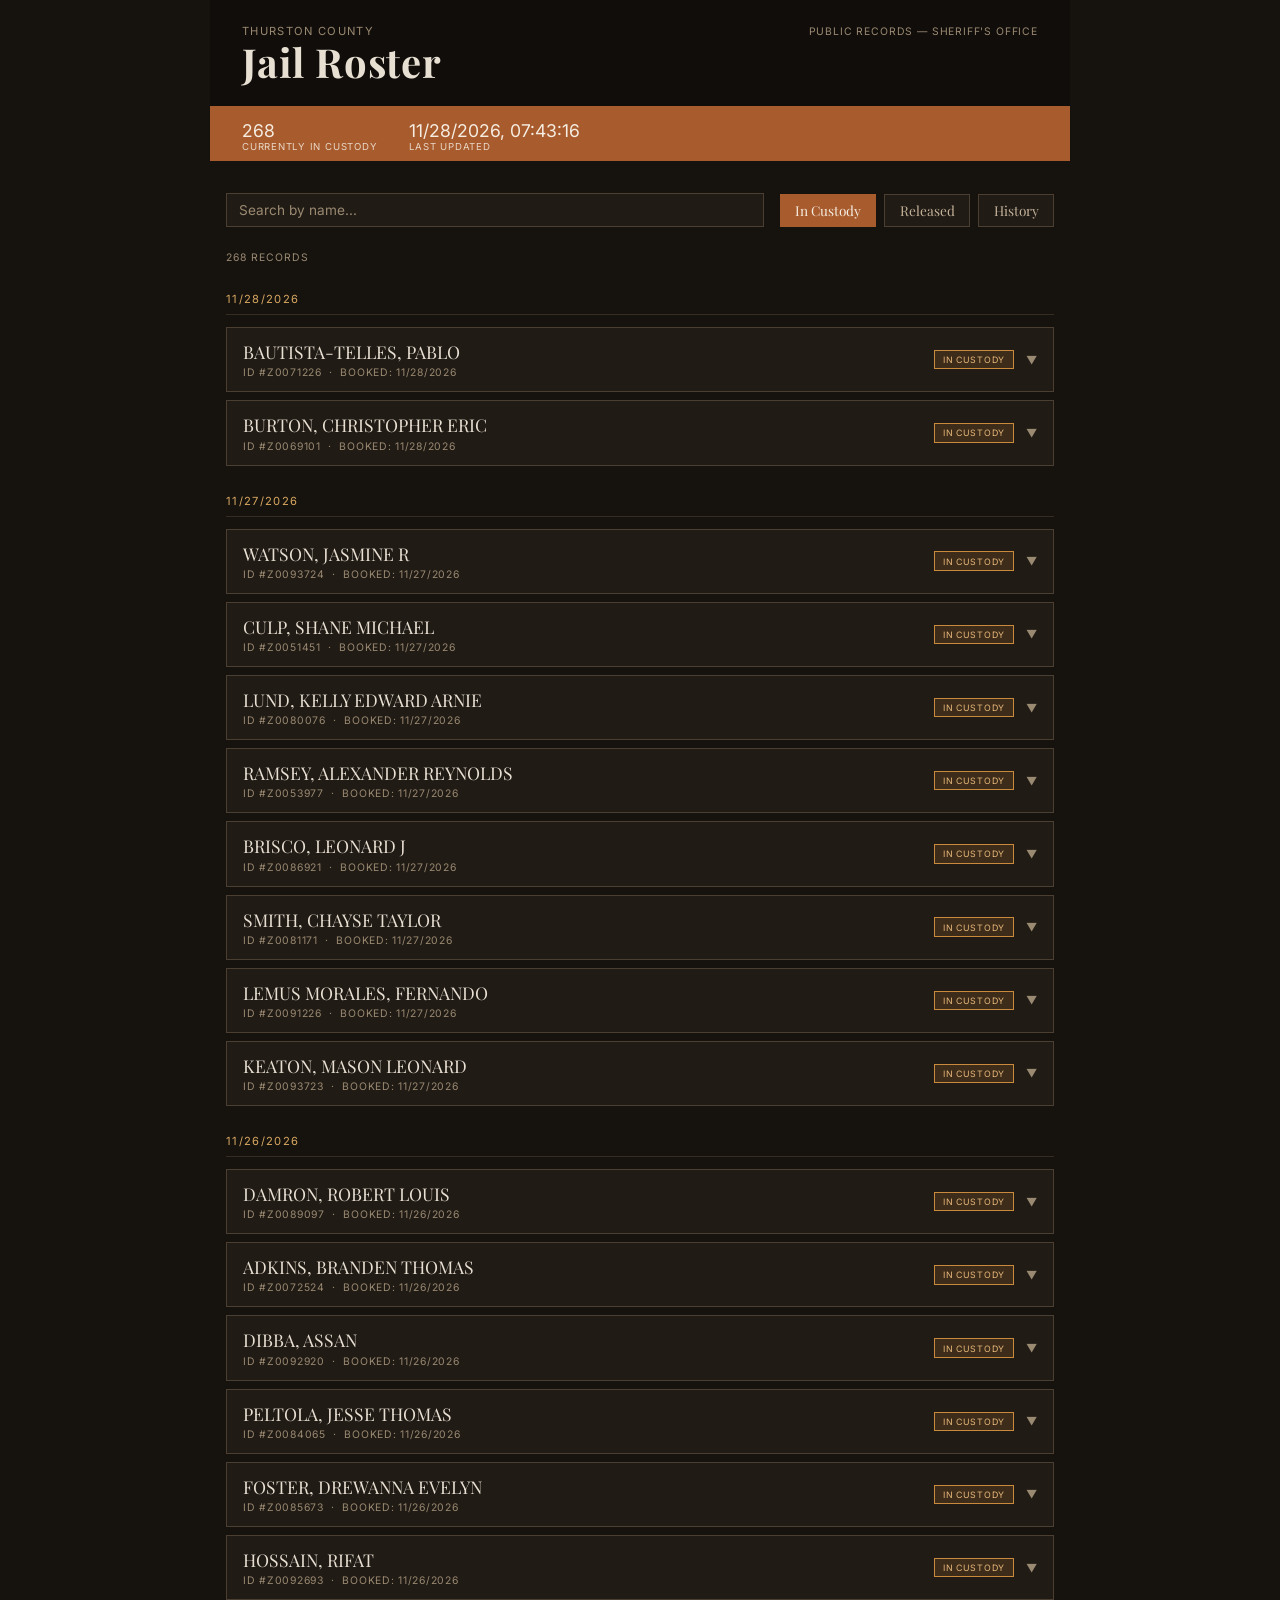
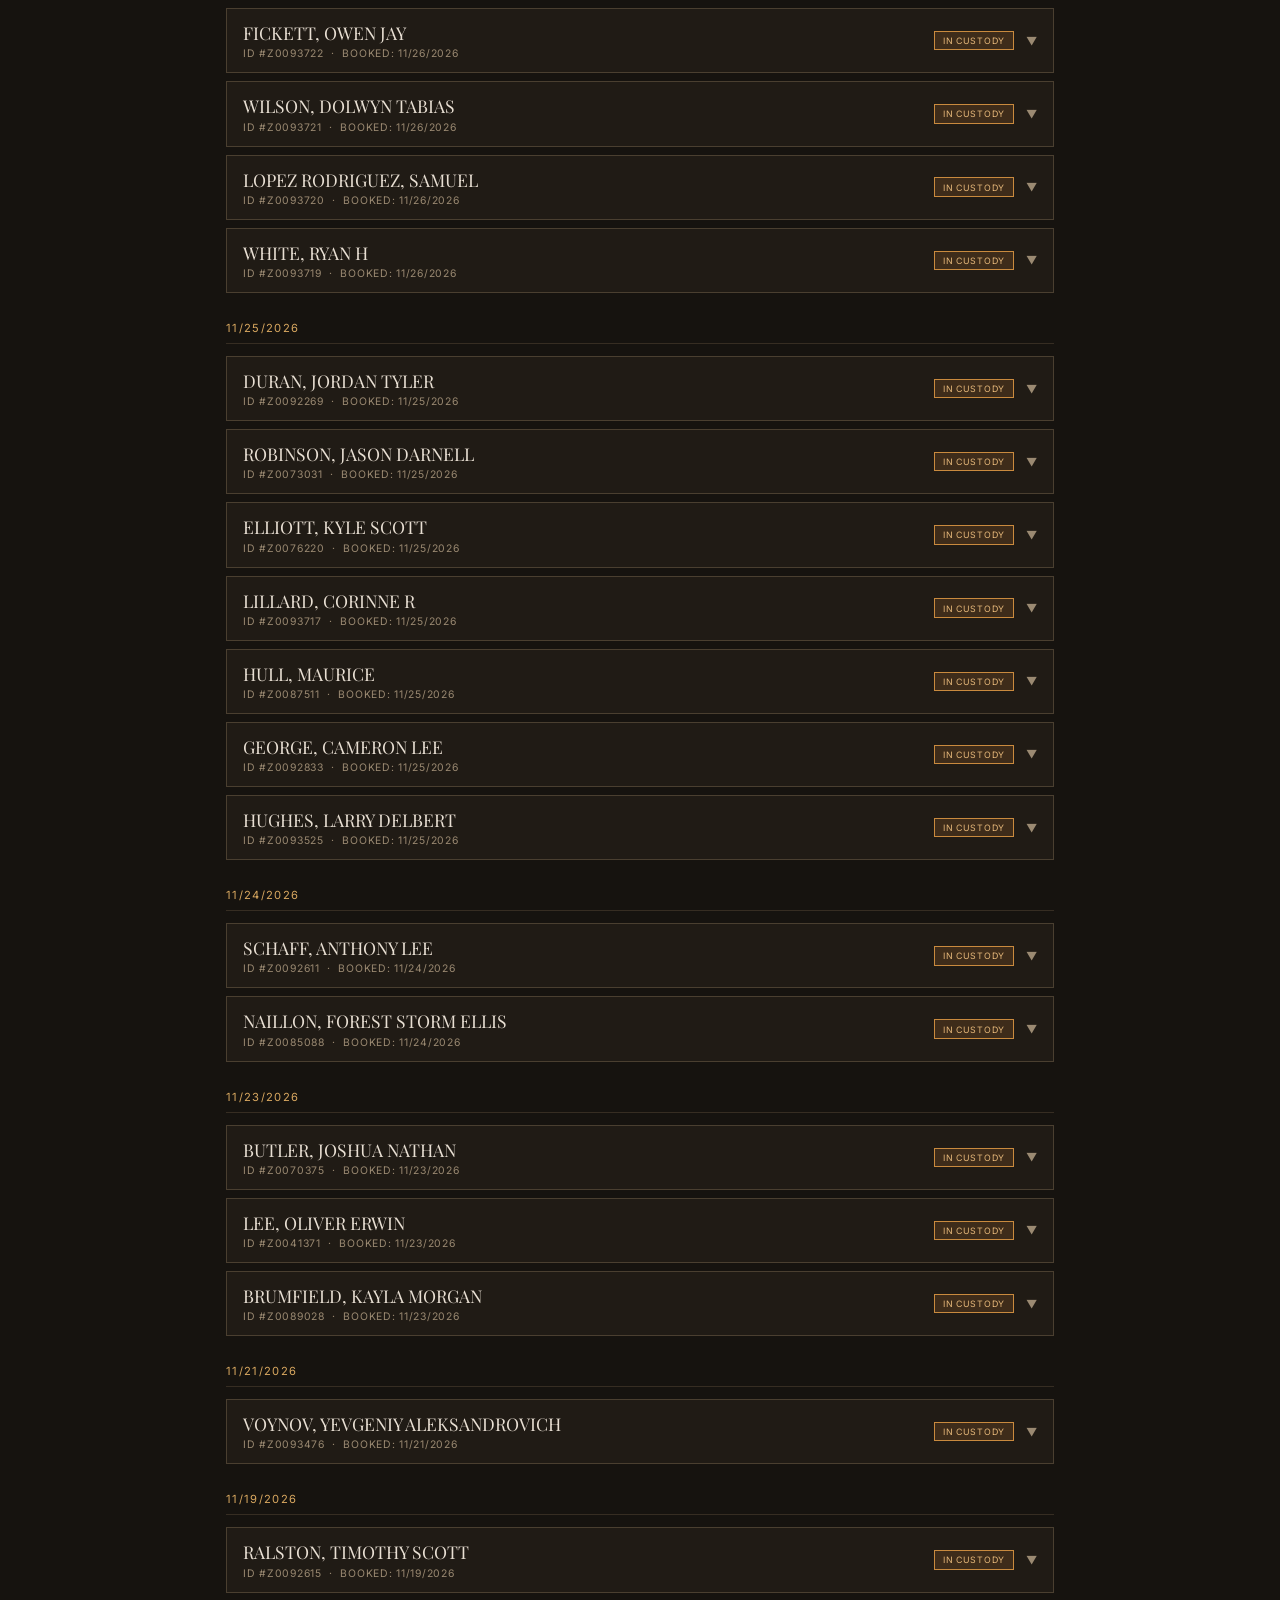
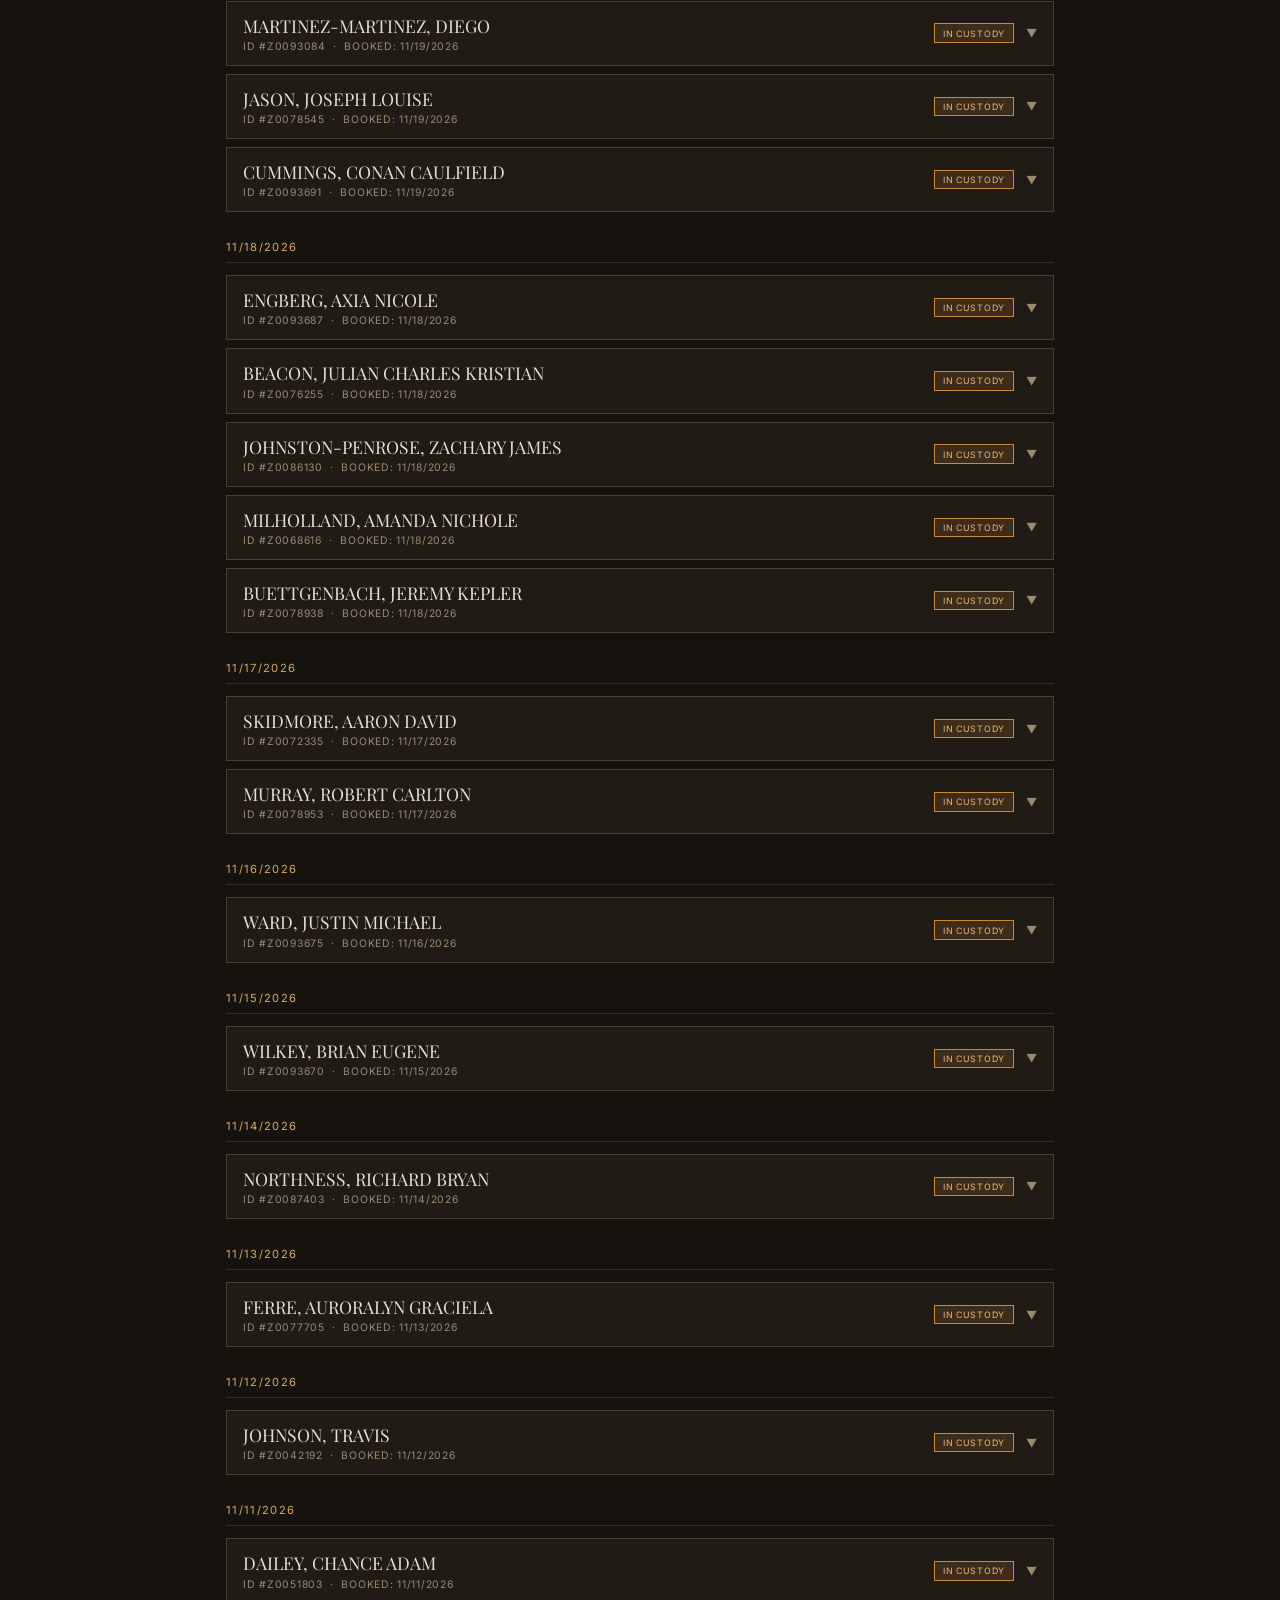
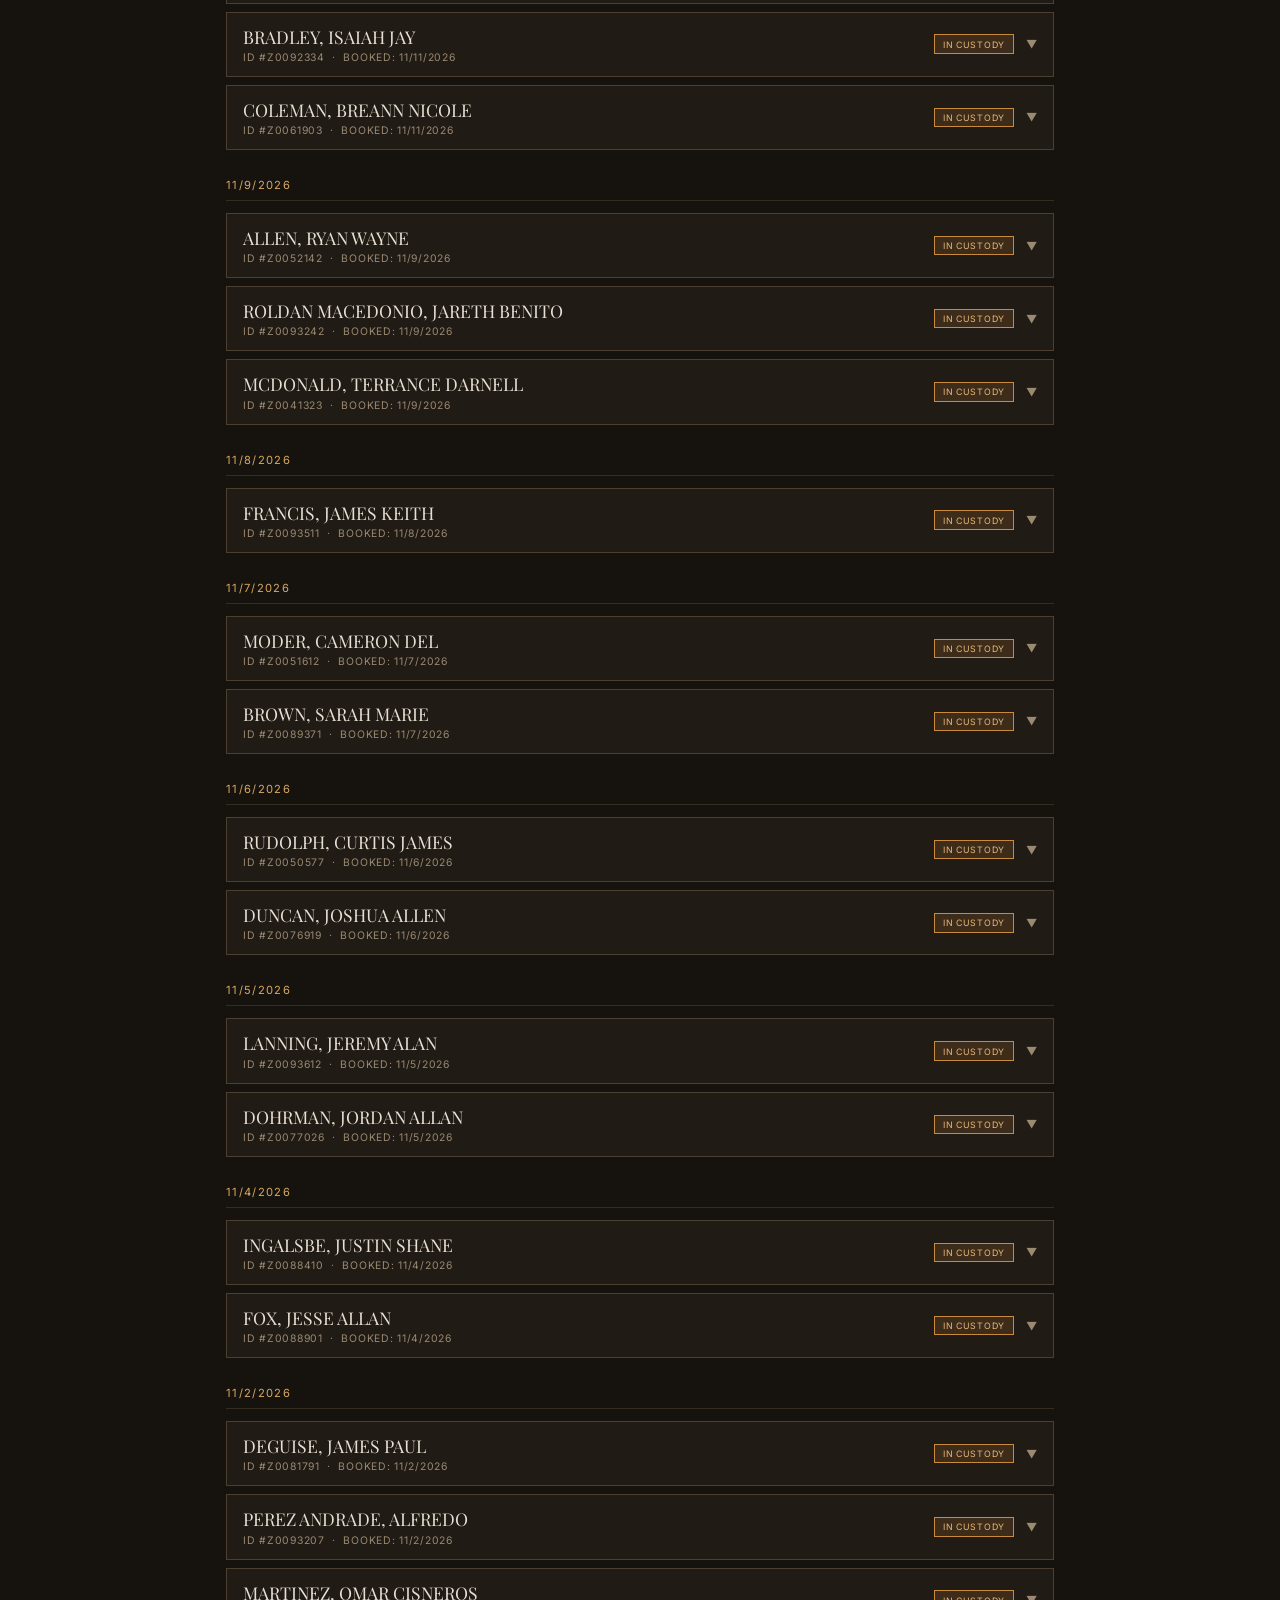
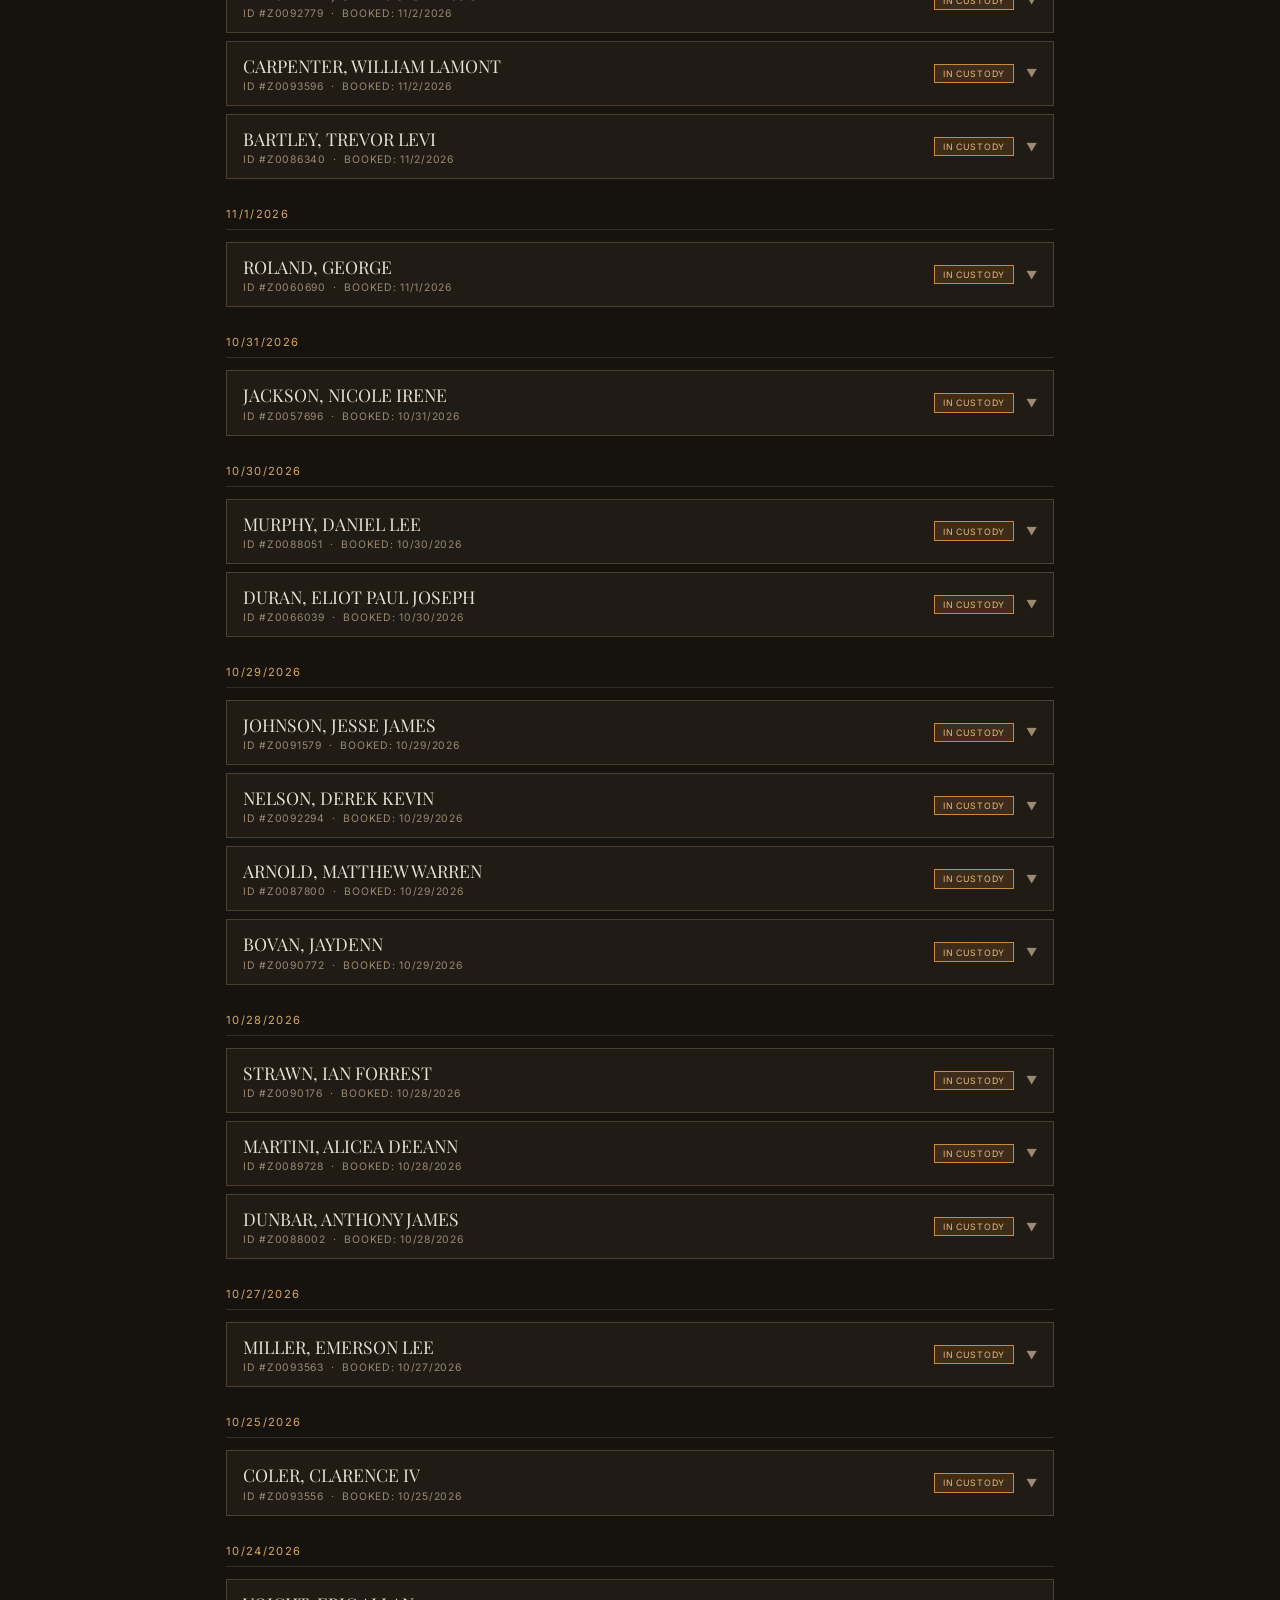
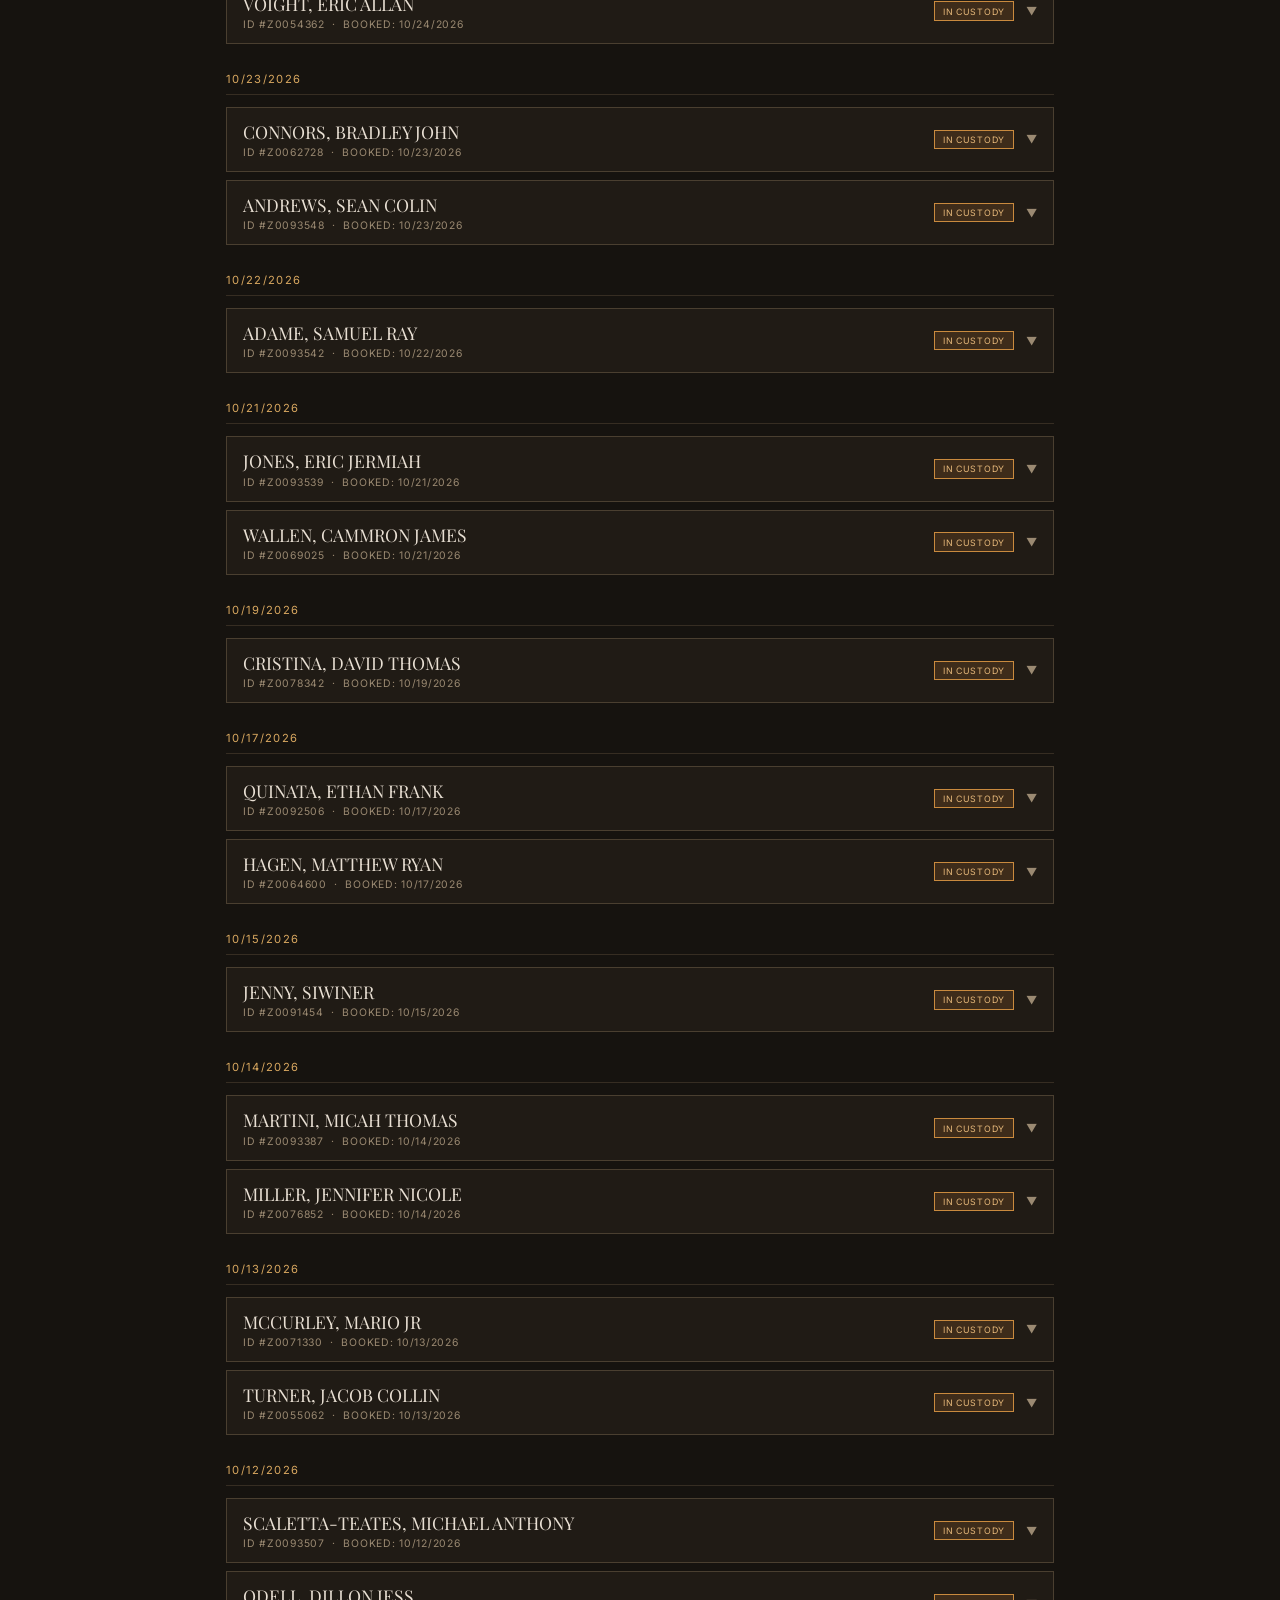
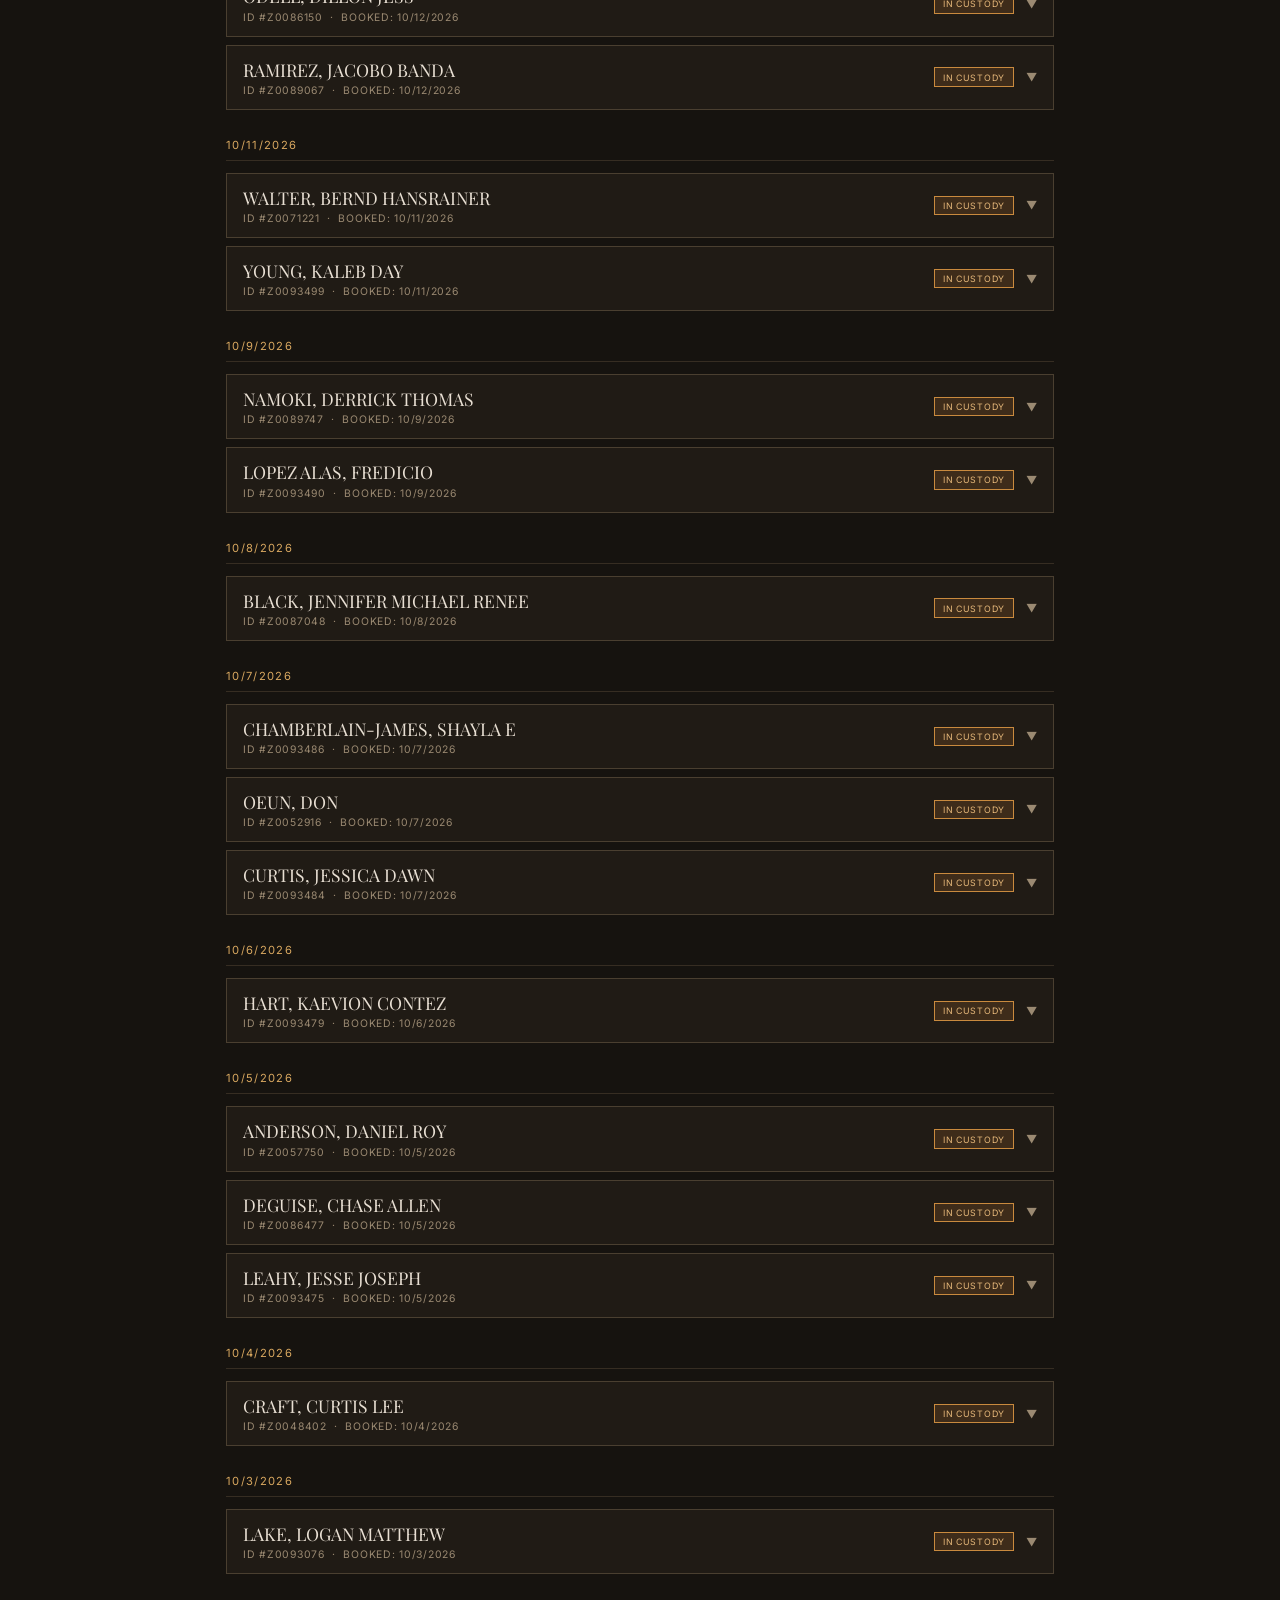
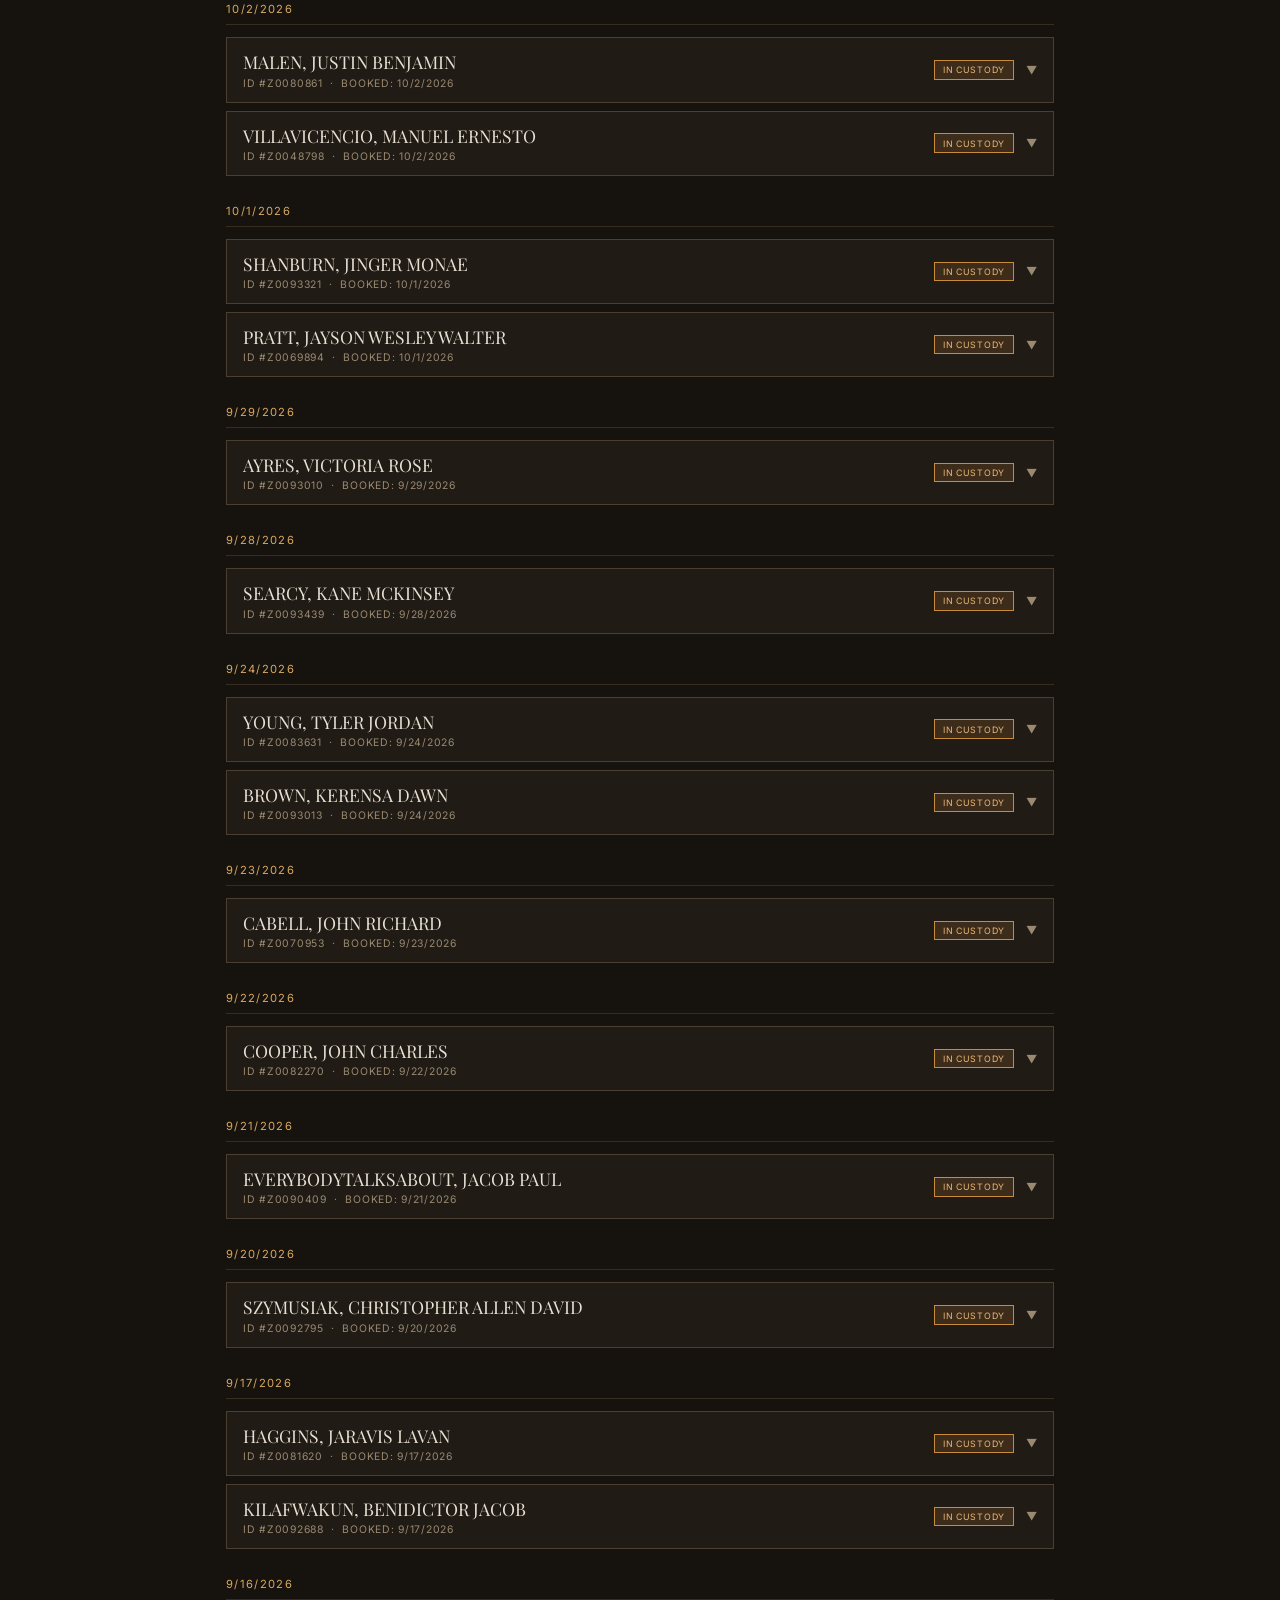
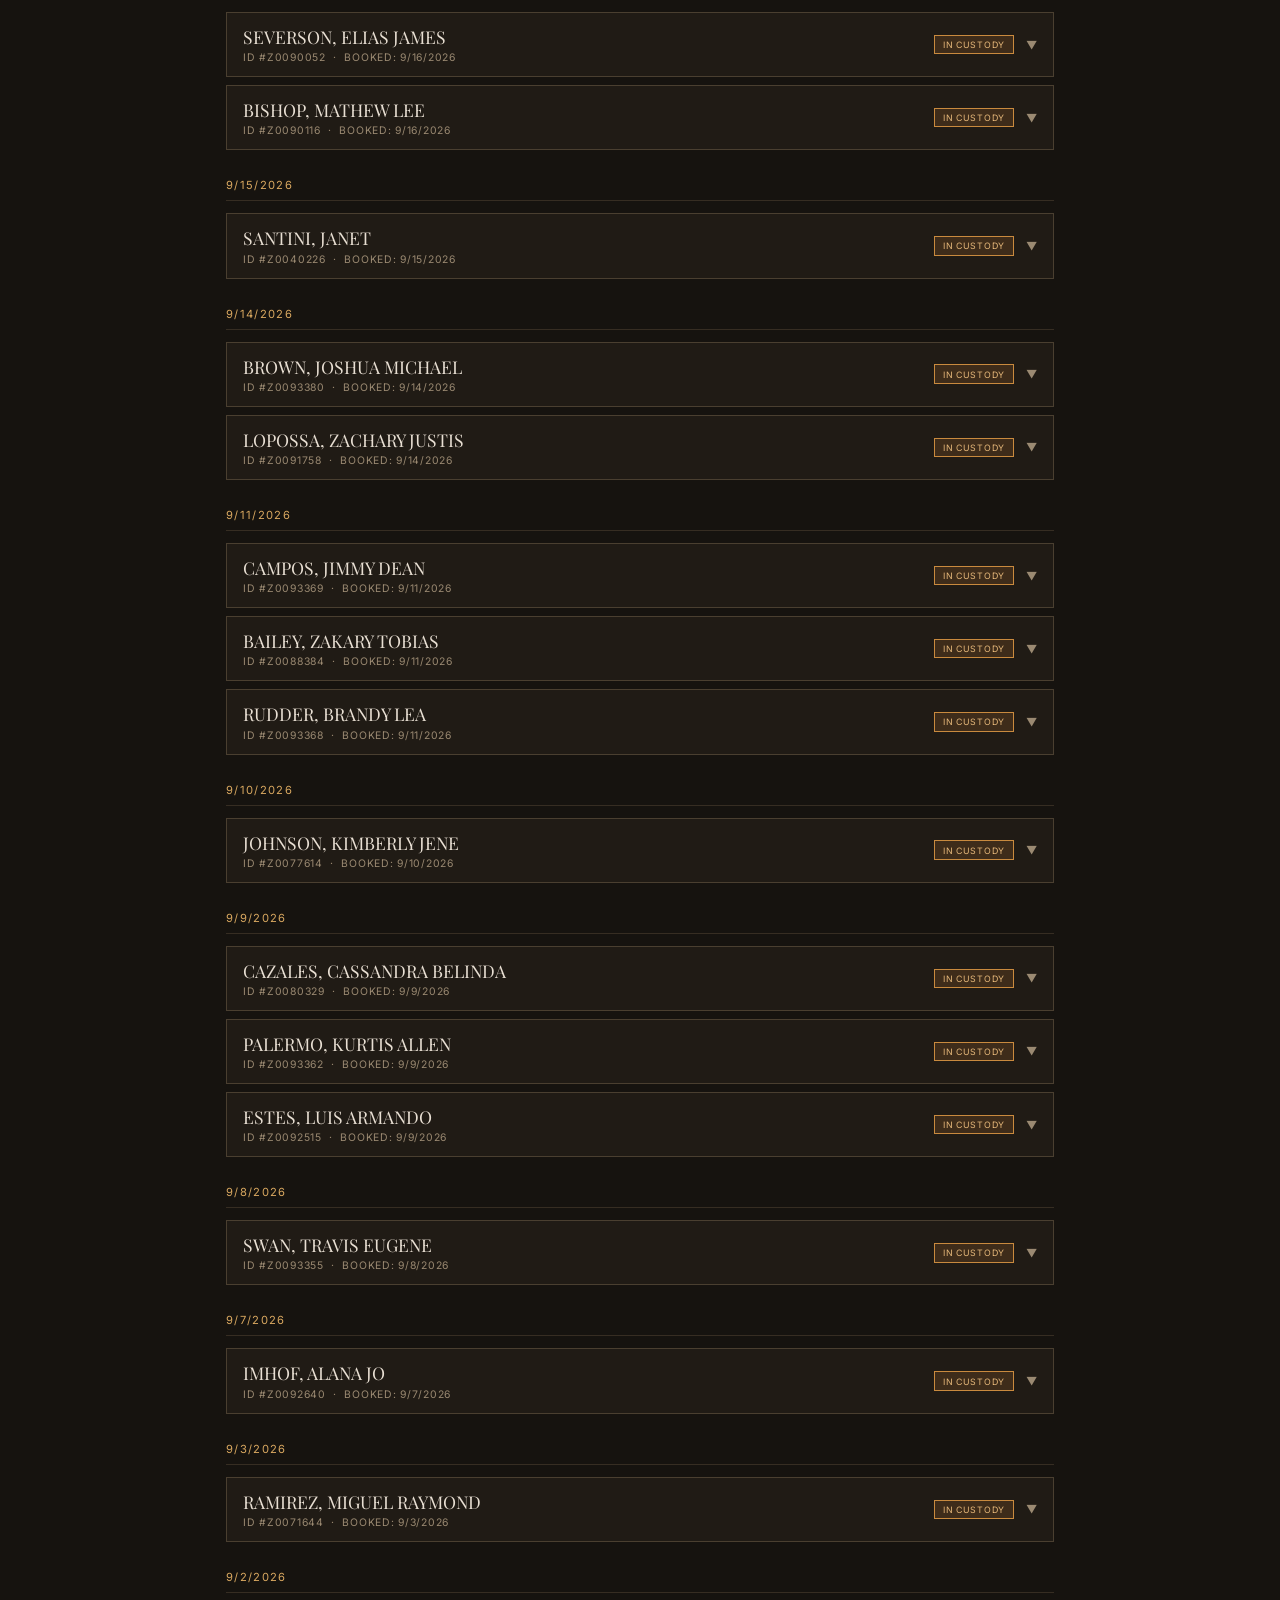
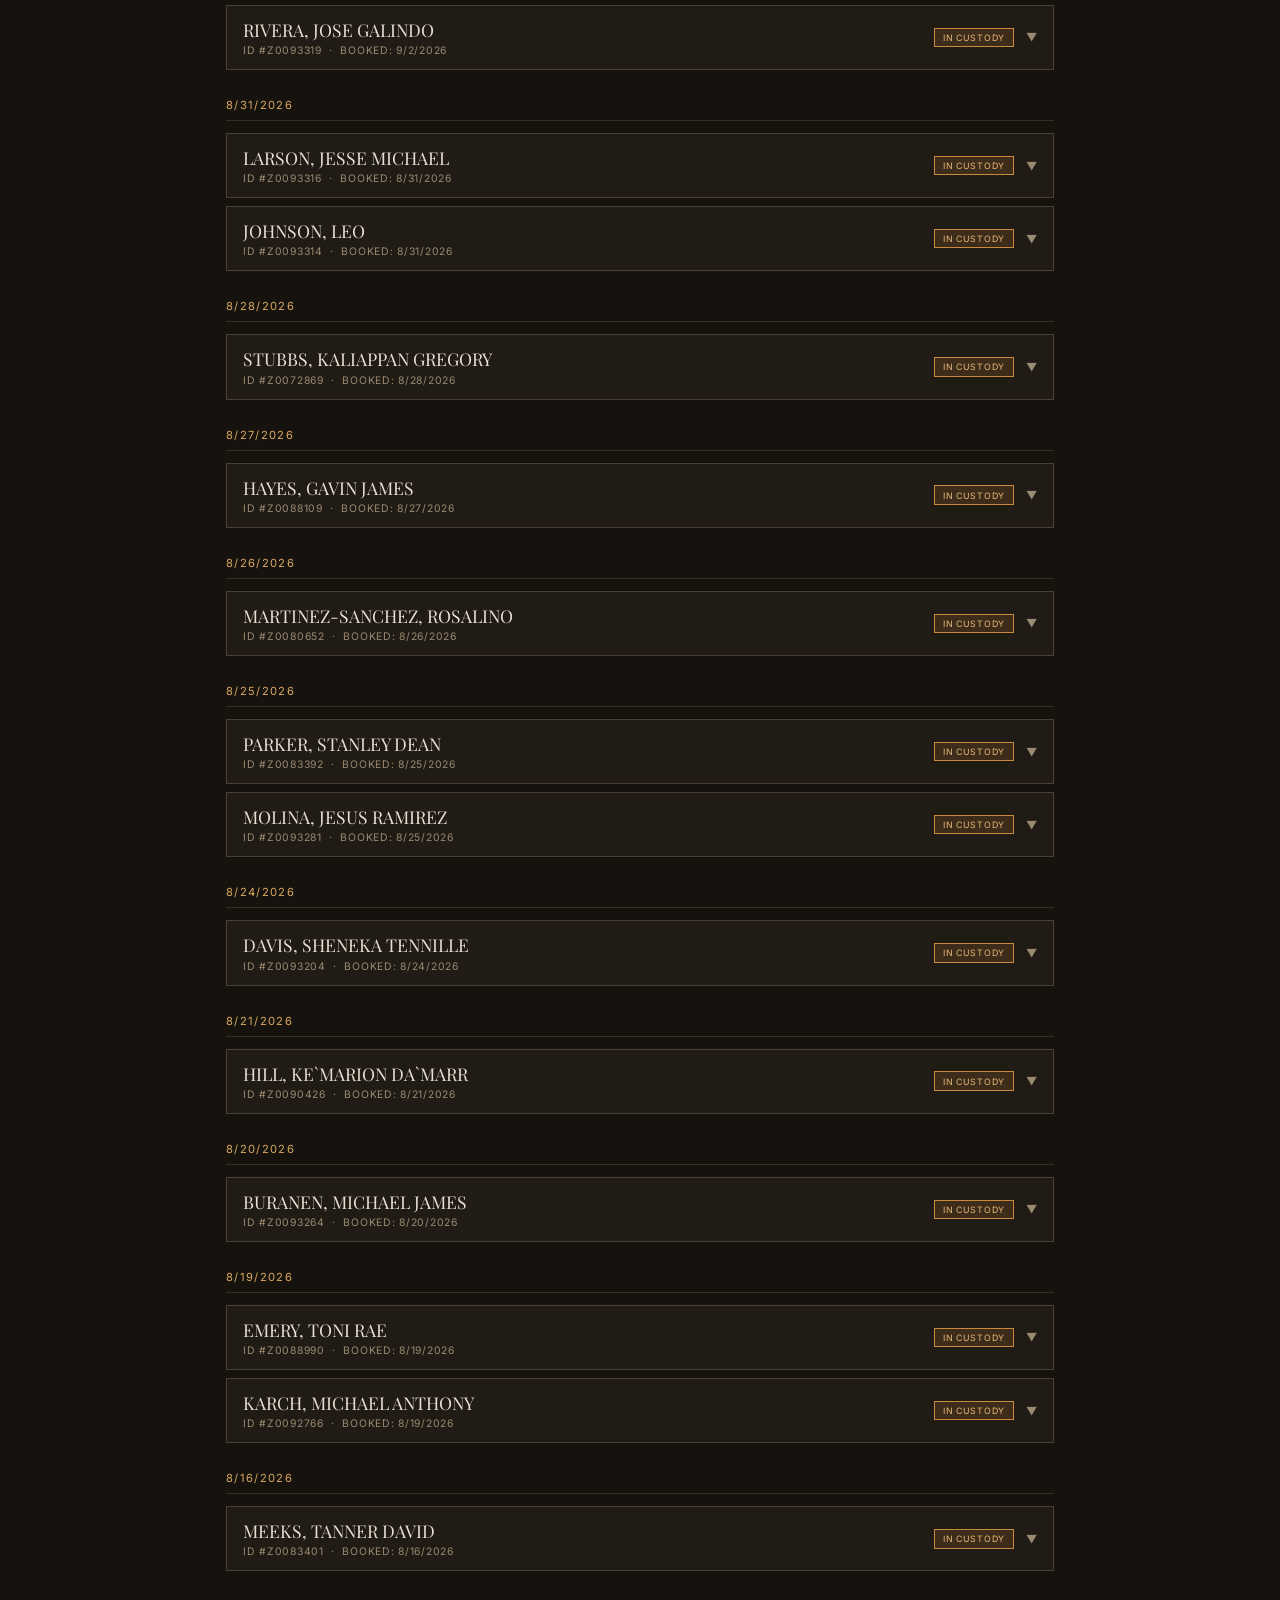
<file: index.html>
<!doctype html>
<html lang="en">

  <head>


    <meta charset="UTF-8" />
    <link rel="icon" type="image/svg+xml" href="./favicon.svg" />
    <meta name="viewport" content="width=device-width, initial-scale=1.0" />
    <title>Thurston County Jail Roster Monitor</title>
    <!-- Google tag (gtag.js): one GA4 property for wajaildata.org + all county monitors -->
    <script async src="https://www.googletagmanager.com/gtag/js?id=G-LD86GBGC48"></script>
    <script>
      window.dataLayer = window.dataLayer || [];
      function gtag(){dataLayer.push(arguments);}
      gtag('js', new Date());
      gtag('config', 'G-LD86GBGC48', { content_group: 'thurston' });
    </script>
    <script type="module" crossorigin src="./assets/index-108bbd1c.js"></script>
    <link rel="stylesheet" href="./assets/index-846c8295.css">
  </head>
  <body>
    <div id="root"></div>
    
  </body>
</html>
</file>
<file: assets/index-846c8295.css>
@import"https://fonts.googleapis.com/css2?family=Inter:wght@400;500&family=Playfair+Display:wght@700&display=swap";*,*:before,*:after{box-sizing:border-box;margin:0;padding:0}body{font-family:Inter,sans-serif;background:#16130F;color:#e8dfd3;min-height:100vh}.app{max-width:860px;margin:0 auto;padding:0 1rem 3rem}.header{background:#100D0A;margin:0 -1rem;padding:1.5rem 2rem;border-bottom:4px solid #A85C2E;margin-bottom:0}.header-inner{display:flex;align-items:baseline;justify-content:space-between}.header-county{font-family:Inter,sans-serif;color:#9b8a72;font-size:.7rem;letter-spacing:.12em;text-transform:uppercase;display:block;margin-bottom:.25rem}.header h1{font-family:Playfair Display,serif;color:#e8dfd3;font-size:2.5rem;font-weight:700;letter-spacing:.02em;line-height:1}.header-sub{font-family:Inter,sans-serif;color:#9b8a72;font-size:.65rem;letter-spacing:.08em;text-transform:uppercase}.statbar{background:#A85C2E;margin:0 -1rem 2rem;padding:.6rem 2rem;display:flex;gap:2rem}.stat-num{color:#f5ede1;font-size:1.1rem;font-weight:400}.stat-label{color:#f5ede1;font-size:.6rem;text-transform:uppercase;letter-spacing:.08em;opacity:.85}.controls{display:flex;gap:1rem;align-items:center;margin-bottom:1.5rem;flex-wrap:wrap}@media (max-width: 600px){.controls{flex-direction:column;align-items:stretch}.search-input{width:100%;min-width:unset}.filter-tabs{flex-wrap:wrap}.filter-tabs a,.filter-tabs button{flex:1 1 auto;text-align:center}}.search-input{flex:1;min-width:200px;background:#201B15;border:1px solid #4A3F30;padding:.5rem .75rem;font-family:Inter,sans-serif;font-size:.85rem;color:#e8dfd3;outline:none}.search-input::placeholder{color:#9b8a72}.search-input:focus{border-color:#c98a3e}.filter-tabs{display:flex;gap:.5rem}.filter-tabs a,.filter-tabs button{background:#201B15;border:1px solid #4A3F30;padding:.4rem .9rem;font-family:Playfair Display,serif;font-size:.85rem;color:#c4b29a;cursor:pointer;text-decoration:none;display:inline-block}.filter-tabs a.active,.filter-tabs button.active{background:#A85C2E;color:#f5ede1;border-color:#a85c2e}.date-separator{font-size:.7rem;text-transform:uppercase;letter-spacing:.12em;color:#d9a860;padding:.5rem 0;margin-top:1.25rem;border-bottom:1px solid #362D22;margin-bottom:.75rem}.log-count{font-size:.65rem;text-transform:uppercase;letter-spacing:.1em;color:#9b8a72;margin-bottom:.75rem}.empty,.loading{text-align:center;color:#9b8a72;font-size:.85rem;padding:3rem}.card{border:1px solid #4A3F30;margin-bottom:.5rem;background:#201B15}.card-released{opacity:.6}.card-header{display:flex;justify-content:space-between;align-items:center;padding:.75rem 1rem;cursor:pointer;gap:1rem}.card-header:hover{background:#2A241C}.card-name{font-family:Playfair Display,serif;font-size:1.1rem;color:#e8dfd3;margin-bottom:.2rem}.card-meta{font-size:.65rem;color:#9b8a72;text-transform:uppercase;letter-spacing:.07em}.card-right{display:flex;align-items:center;gap:.75rem;flex-shrink:0}.card-toggle{color:#9b8a72;font-size:.7rem}.badge{font-size:.55rem;text-transform:uppercase;letter-spacing:.08em;padding:.2rem .5rem;border:1px solid}.badge-custody{background:#3E2C1A;border-color:#c98a3e;color:#e6b87a}.badge-released{background:#201B15;border-color:#4a3f30;color:#9b8a72}.card-body{padding:0 1rem 1rem;border-top:1px solid #4A3F30}.card-release-row{font-size:.75rem;color:#9b8a72;padding:.5rem 0;border-bottom:1px solid #362D22;margin-bottom:.75rem}.charges-title{font-size:.65rem;text-transform:uppercase;letter-spacing:.1em;color:#9b8a72;margin-bottom:.5rem;border-top:1px solid #362D22;padding-top:.75rem}.charge-row{padding:.5rem 0;border-bottom:1px solid #362D22}.charge-row:last-child{border-bottom:none}.charge-violation{font-size:.8rem;color:#e8dfd3;margin-bottom:.2rem}.charge-pending{font-size:.75rem;color:#9b8a72;font-style:italic}.card-time-held,.card-time-held-detail{color:#d9a860}.charge-bail,.charge-court,.charge-agency{font-size:.68rem;color:#9b8a72;margin-top:.15rem}.history-log{background:#201B15;border:1px solid #4A3F30;padding:1.5rem}.history-header{text-align:center;margin-bottom:2rem;padding-bottom:1rem;border-bottom:2px solid #4A3F30}.history-header h2{font-size:1.3rem;color:#e8dfd3;margin:.5rem 0}.history-subtitle{font-size:.75rem;color:#9b8a72;text-transform:uppercase;letter-spacing:.05em}.back-link{display:inline-block;font-family:Playfair Display,serif;font-size:.8rem;color:#9b8a72;text-decoration:none;margin-bottom:.5rem}.back-link:hover{color:#e8dfd3}.history-day{margin-bottom:2rem;padding-bottom:1.5rem;border-bottom:1px solid #362D22}.history-day:last-child{border-bottom:none}.history-date{font-size:.9rem;font-weight:700;color:#e8dfd3;margin-bottom:1rem;padding:.3rem .75rem;background:#16130F;display:inline-block}.history-section{margin-bottom:1.5rem}.history-section:last-child{margin-bottom:0}.history-section-title{font-size:.7rem;font-weight:700;color:#c98a3e;text-transform:uppercase;letter-spacing:.1em;margin-bottom:.75rem;padding-left:.5rem;border-left:3px solid #C98A3E}.history-list{list-style:none;padding:0;margin:0}.history-item{padding:.5rem .75rem;margin-bottom:.5rem;background:#24201A;border-left:2px solid #4A3F30}.history-item:hover{background:#2A241C}.history-name{display:block;font-family:Playfair Display,serif;font-size:1rem;color:#e8dfd3;margin-bottom:.25rem}.history-meta{display:block;font-size:.72rem;color:#9b8a72}.history-time-served{color:#d9a860;font-weight:500}.history-charges{display:block;margin-top:.25rem;color:#c4b29a;font-style:italic}.stats-page{padding-top:1.5rem}.stats-header{text-align:center;margin:1rem 0 2rem;padding-bottom:1rem;border-bottom:2px solid #4A3F30}.stats-header h2{font-family:Playfair Display,serif;font-size:1.6rem;color:#e8dfd3;margin:.5rem 0}.stats-note{font-size:.75rem;color:#9b8a72;margin-bottom:1rem;font-style:italic}.stats-section{margin-bottom:2.5rem}.stats-section h3{font-family:Playfair Display,serif;font-size:1.1rem;color:#d9a860;margin-bottom:1rem;padding-left:.5rem;border-left:3px solid #A85C2E}.stats-grid{display:grid;grid-template-columns:repeat(auto-fit,minmax(180px,1fr));gap:.75rem;margin-bottom:1rem}.stat-card{background:#201B15;border:1px solid #4A3F30;padding:1rem;text-align:center}.stat-card-num{font-family:Playfair Display,serif;font-size:1.6rem;color:#d9a860;line-height:1.1}.stat-card-label{font-size:.65rem;text-transform:uppercase;letter-spacing:.06em;color:#9b8a72;margin-top:.4rem}.bar-list{background:#201B15;border:1px solid #4A3F30;padding:1rem}.bar-row{display:grid;grid-template-columns:minmax(120px,220px) 1fr auto;align-items:center;gap:.75rem;padding:.4rem 0}.bar-label{font-size:.8rem;color:#e8dfd3}.bar-track{height:8px;background:#16130F;border:1px solid #362D22}.bar-fill{height:100%;background:#A85C2E}.bar-count{font-size:.8rem;color:#d9a860;min-width:60px;text-align:right}.table-wrap{overflow-x:auto;background:#201B15;border:1px solid #4A3F30}.stats-table{width:100%;border-collapse:collapse;font-size:.78rem}.stats-table th,.stats-table td{padding:.5rem .75rem;text-align:left;border-bottom:1px solid #362D22;white-space:nowrap}.stats-table th{color:#d9a860;text-transform:uppercase;font-size:.65rem;letter-spacing:.06em;background:#16130F}.stats-table.sortable th{cursor:pointer;-webkit-user-select:none;user-select:none}.stats-table.sortable th:hover{color:#f5ede1}.stats-table td:last-child,.stats-table th:last-child{white-space:normal}.stats-table tbody tr:hover{background:#2A241C}.stats-footer{text-align:center;margin-top:2rem}@media (max-width: 600px){.bar-row{grid-template-columns:1fr auto;grid-template-areas:"label label" "track count";row-gap:.3rem}.bar-label{grid-area:label}.bar-track{grid-area:track}.bar-count{grid-area:count;text-align:right}}.contact-footer{max-width:900px;margin:2.5rem auto 0;padding:1rem 1rem 2rem;text-align:center;font-size:.75rem;opacity:.7}.contact-footer a{color:inherit;text-decoration:underline}
</file>
